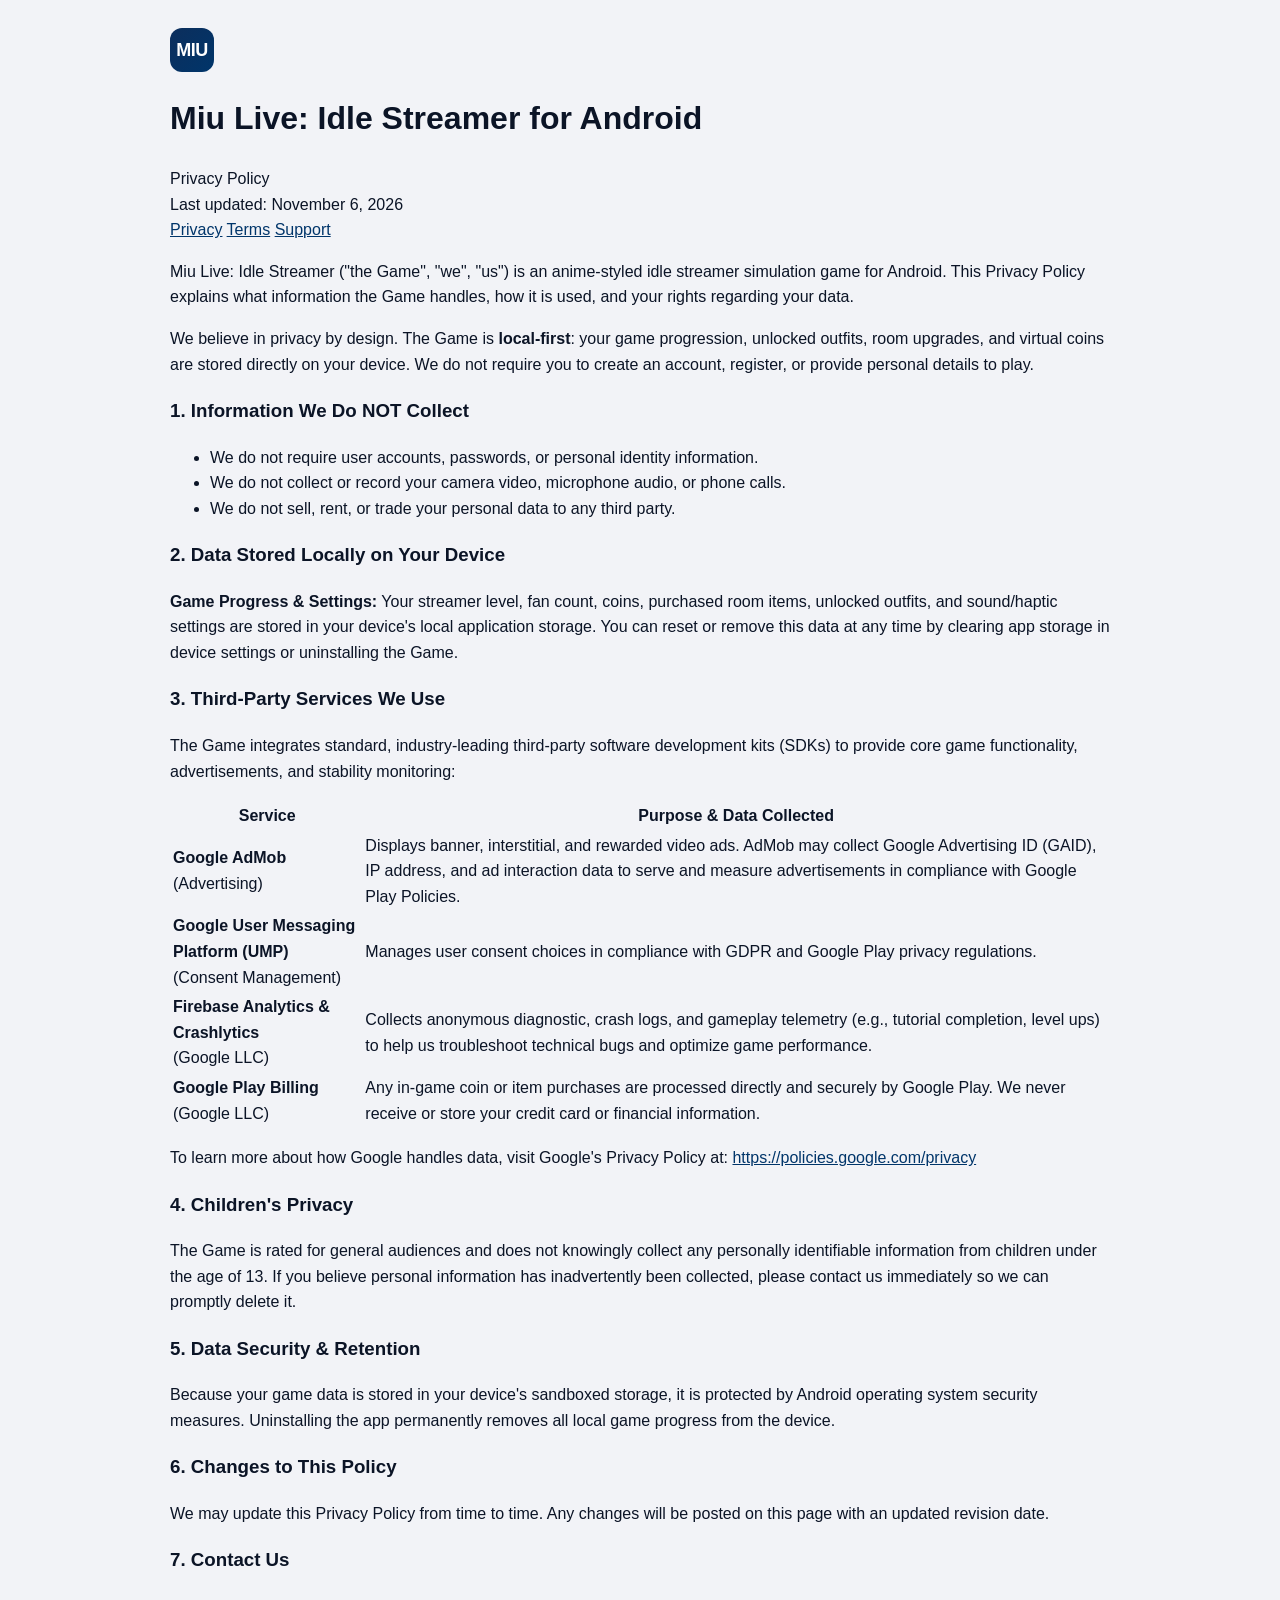
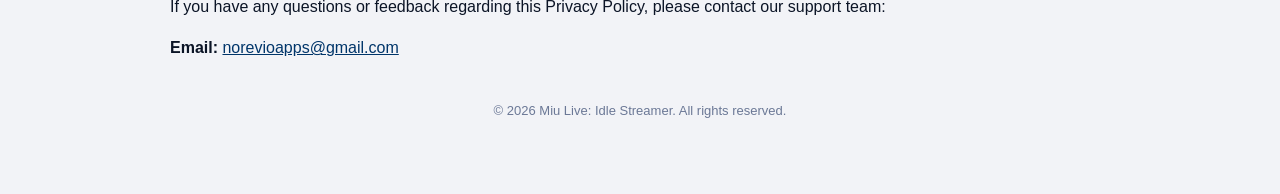
<file: streamer/android/privacy.html>
<!DOCTYPE html>
<html lang="en">
<head>
<meta charset="UTF-8">
<meta name="viewport" content="width=device-width, initial-scale=1.0">
<meta name="robots" content="index, follow">
<title>Privacy Policy — Miu Live: Idle Streamer (Android)</title>
<link rel="stylesheet" href="../../assets/style.css">
</head>
<body>
<div class="wrap">
  <header class="page">
    <div class="brand">
      <div class="logo">MIU</div>
      <div>
        <h1>Miu Live: Idle Streamer for Android</h1>
        <div class="sub">Privacy Policy</div>
      </div>
    </div>
    <div class="updated">Last updated: November 6, 2026</div>
    <nav class="nav">
      <a href="privacy.html">Privacy</a>
      <a href="terms.html">Terms</a>
      <a href="support.html">Support</a>
    </nav>
  </header>

  <section class="card">
    <p>Miu Live: Idle Streamer ("the Game", "we", "us") is an anime-styled idle streamer simulation game for Android. This Privacy Policy explains what information the Game handles, how it is used, and your rights regarding your data.</p>
    <p>We believe in privacy by design. The Game is <strong>local-first</strong>: your game progression, unlocked outfits, room upgrades, and virtual coins are stored directly on your device. We do not require you to create an account, register, or provide personal details to play.</p>

    <h3>1. Information We Do NOT Collect</h3>
    <ul>
      <li>We do not require user accounts, passwords, or personal identity information.</li>
      <li>We do not collect or record your camera video, microphone audio, or phone calls.</li>
      <li>We do not sell, rent, or trade your personal data to any third party.</li>
    </ul>

    <h3>2. Data Stored Locally on Your Device</h3>
    <p><strong>Game Progress &amp; Settings:</strong> Your streamer level, fan count, coins, purchased room items, unlocked outfits, and sound/haptic settings are stored in your device's local application storage. You can reset or remove this data at any time by clearing app storage in device settings or uninstalling the Game.</p>

    <h3>3. Third-Party Services We Use</h3>
    <p>The Game integrates standard, industry-leading third-party software development kits (SDKs) to provide core game functionality, advertisements, and stability monitoring:</p>
    <table>
      <tr><th>Service</th><th>Purpose &amp; Data Collected</th></tr>
      <tr>
        <td><strong>Google AdMob</strong><br>(Advertising)</td>
        <td>Displays banner, interstitial, and rewarded video ads. AdMob may collect Google Advertising ID (GAID), IP address, and ad interaction data to serve and measure advertisements in compliance with Google Play Policies.</td>
      </tr>
      <tr>
        <td><strong>Google User Messaging Platform (UMP)</strong><br>(Consent Management)</td>
        <td>Manages user consent choices in compliance with GDPR and Google Play privacy regulations.</td>
      </tr>
      <tr>
        <td><strong>Firebase Analytics &amp; Crashlytics</strong><br>(Google LLC)</td>
        <td>Collects anonymous diagnostic, crash logs, and gameplay telemetry (e.g., tutorial completion, level ups) to help us troubleshoot technical bugs and optimize game performance.</td>
      </tr>
      <tr>
        <td><strong>Google Play Billing</strong><br>(Google LLC)</td>
        <td>Any in-game coin or item purchases are processed directly and securely by Google Play. We never receive or store your credit card or financial information.</td>
      </tr>
    </table>
    <p class="muted">To learn more about how Google handles data, visit Google's Privacy Policy at: <a href="https://policies.google.com/privacy" target="_blank" rel="noopener">https://policies.google.com/privacy</a></p>

    <h3>4. Children's Privacy</h3>
    <p>The Game is rated for general audiences and does not knowingly collect any personally identifiable information from children under the age of 13. If you believe personal information has inadvertently been collected, please contact us immediately so we can promptly delete it.</p>

    <h3>5. Data Security &amp; Retention</h3>
    <p>Because your game data is stored in your device's sandboxed storage, it is protected by Android operating system security measures. Uninstalling the app permanently removes all local game progress from the device.</p>

    <h3>6. Changes to This Policy</h3>
    <p>We may update this Privacy Policy from time to time. Any changes will be posted on this page with an updated revision date.</p>

    <h3>7. Contact Us</h3>
    <p>If you have any questions or feedback regarding this Privacy Policy, please contact our support team:</p>
    <p><strong>Email:</strong> <a href="mailto:norevioapps@gmail.com">norevioapps@gmail.com</a></p>
  </section>

  <footer class="page">© 2026 Miu Live: Idle Streamer. All rights reserved.</footer>
</div>
</body>
</html>
</file>
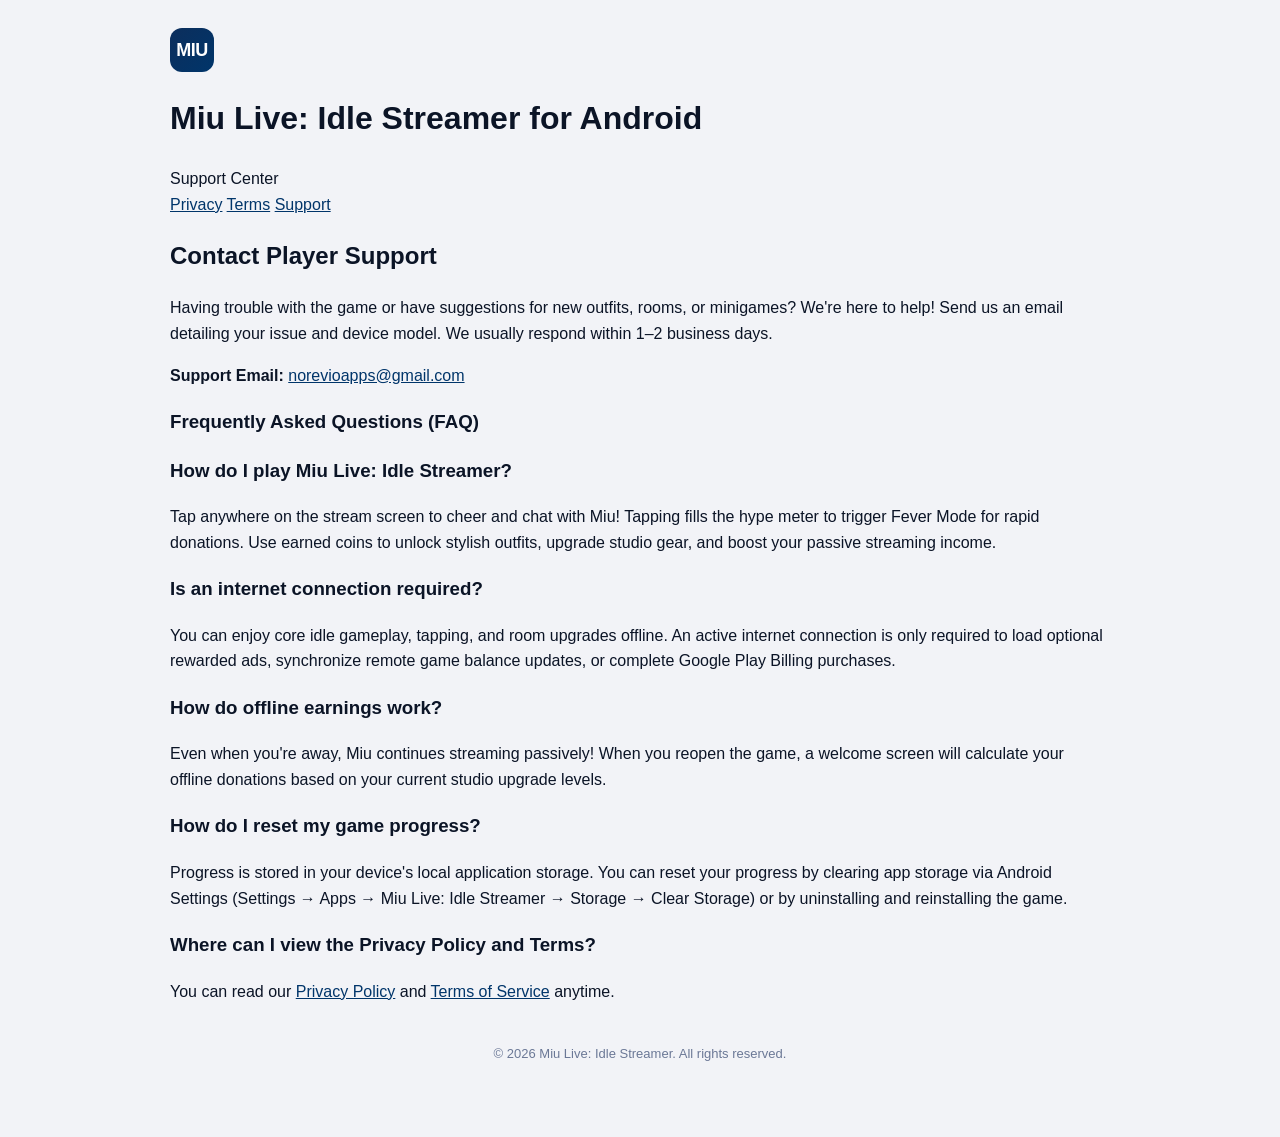
<file: streamer/android/support.html>
<!DOCTYPE html>
<html lang="en">
<head>
<meta charset="UTF-8">
<meta name="viewport" content="width=device-width, initial-scale=1.0">
<meta name="robots" content="index, follow">
<title>Support — Miu Live: Idle Streamer (Android)</title>
<link rel="stylesheet" href="../../assets/style.css">
</head>
<body>
<div class="wrap">
  <header class="page">
    <div class="brand">
      <div class="logo">MIU</div>
      <div>
        <h1>Miu Live: Idle Streamer for Android</h1>
        <div class="sub">Support Center</div>
      </div>
    </div>
    <nav class="nav">
      <a href="privacy.html">Privacy</a>
      <a href="terms.html">Terms</a>
      <a href="support.html">Support</a>
    </nav>
  </header>

  <section class="card">
    <h2>Contact Player Support</h2>
    <p>Having trouble with the game or have suggestions for new outfits, rooms, or minigames? We're here to help! Send us an email detailing your issue and device model. We usually respond within 1–2 business days.</p>
    <p><strong>Support Email:</strong> <a href="mailto:norevioapps@gmail.com">norevioapps@gmail.com</a></p>

    <h3>Frequently Asked Questions (FAQ)</h3>

    <h3>How do I play Miu Live: Idle Streamer?</h3>
    <p>Tap anywhere on the stream screen to cheer and chat with Miu! Tapping fills the hype meter to trigger Fever Mode for rapid donations. Use earned coins to unlock stylish outfits, upgrade studio gear, and boost your passive streaming income.</p>

    <h3>Is an internet connection required?</h3>
    <p>You can enjoy core idle gameplay, tapping, and room upgrades offline. An active internet connection is only required to load optional rewarded ads, synchronize remote game balance updates, or complete Google Play Billing purchases.</p>

    <h3>How do offline earnings work?</h3>
    <p>Even when you're away, Miu continues streaming passively! When you reopen the game, a welcome screen will calculate your offline donations based on your current studio upgrade levels.</p>

    <h3>How do I reset my game progress?</h3>
    <p>Progress is stored in your device's local application storage. You can reset your progress by clearing app storage via Android Settings (Settings → Apps → Miu Live: Idle Streamer → Storage → Clear Storage) or by uninstalling and reinstalling the game.</p>

    <h3>Where can I view the Privacy Policy and Terms?</h3>
    <p>You can read our <a href="privacy.html">Privacy Policy</a> and <a href="terms.html">Terms of Service</a> anytime.</p>
  </section>

  <footer class="page">© 2026 Miu Live: Idle Streamer. All rights reserved.</footer>
</div>
</body>
</html>
</file>
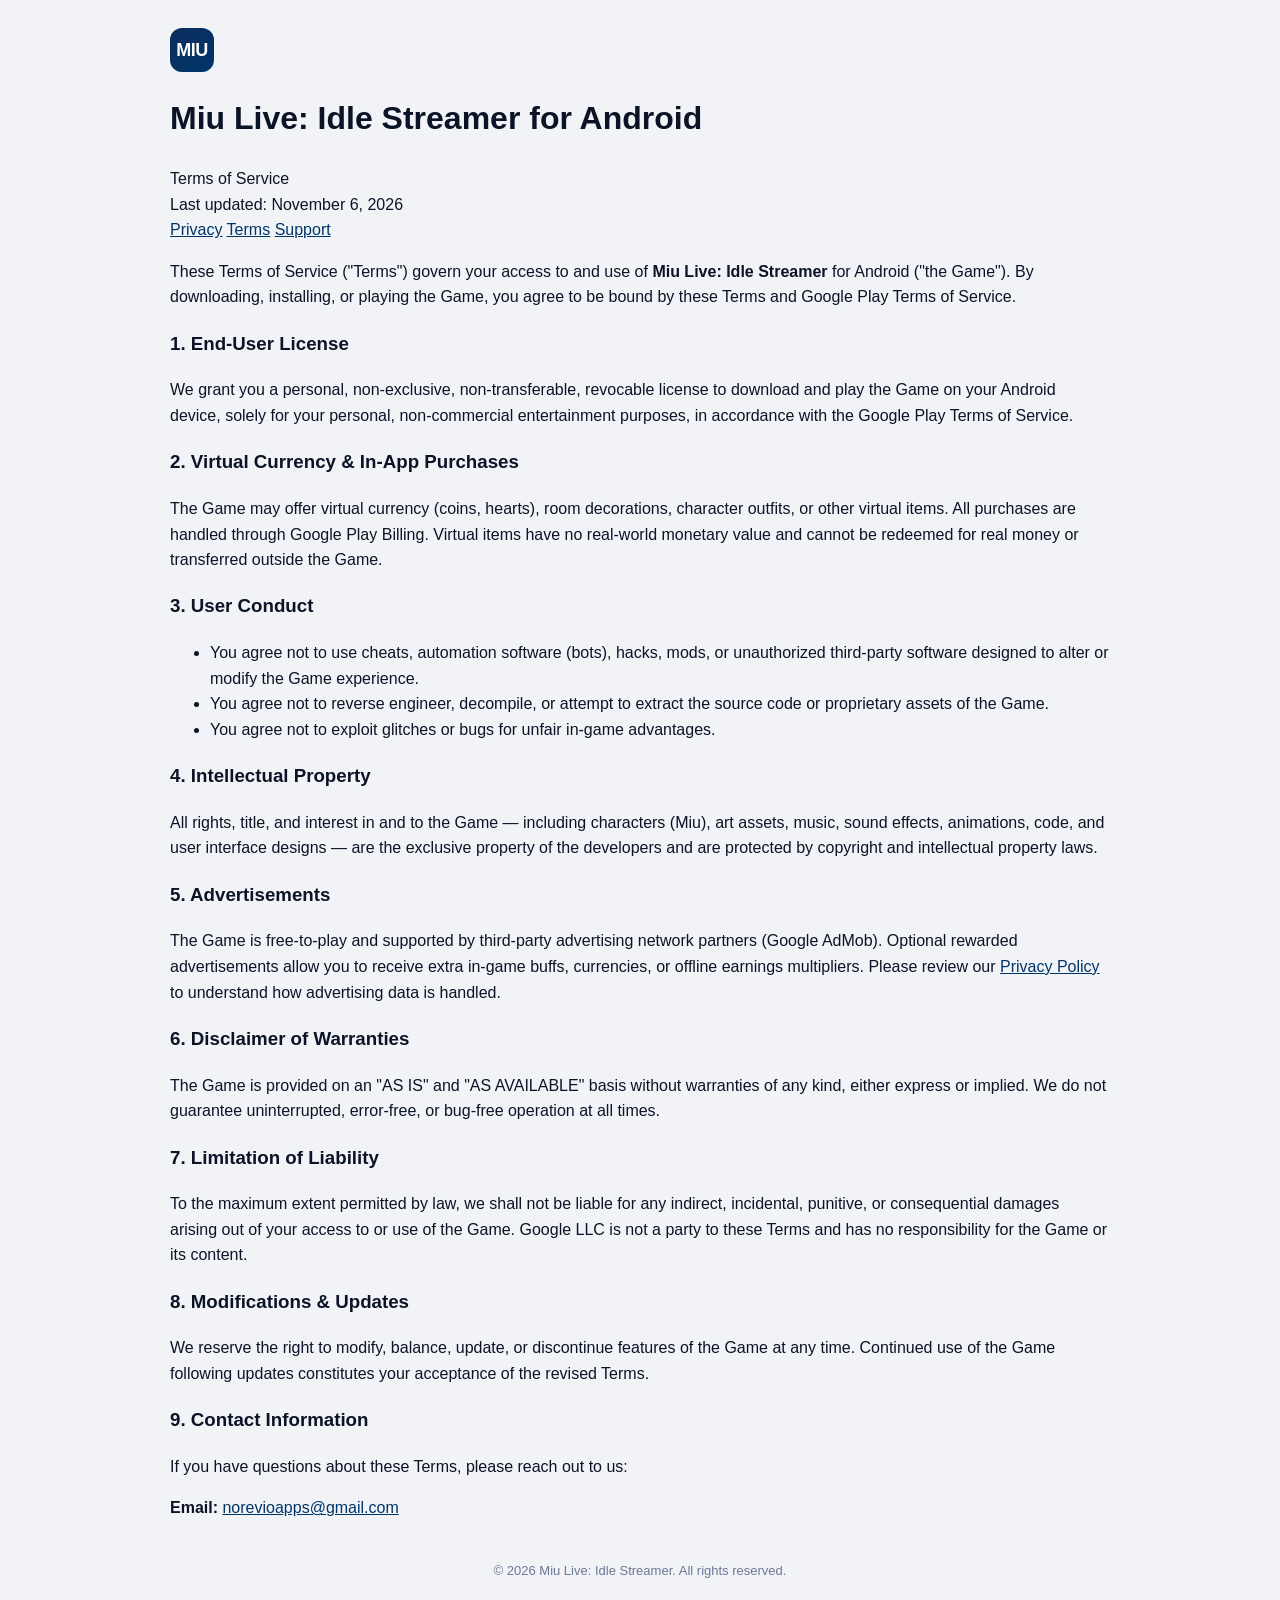
<file: streamer/android/terms.html>
<!DOCTYPE html>
<html lang="en">
<head>
<meta charset="UTF-8">
<meta name="viewport" content="width=device-width, initial-scale=1.0">
<meta name="robots" content="index, follow">
<title>Terms of Service — Miu Live: Idle Streamer (Android)</title>
<link rel="stylesheet" href="../../assets/style.css">
</head>
<body>
<div class="wrap">
  <header class="page">
    <div class="brand">
      <div class="logo">MIU</div>
      <div>
        <h1>Miu Live: Idle Streamer for Android</h1>
        <div class="sub">Terms of Service</div>
      </div>
    </div>
    <div class="updated">Last updated: November 6, 2026</div>
    <nav class="nav">
      <a href="privacy.html">Privacy</a>
      <a href="terms.html">Terms</a>
      <a href="support.html">Support</a>
    </nav>
  </header>

  <section class="card">
    <p>These Terms of Service ("Terms") govern your access to and use of <strong>Miu Live: Idle Streamer</strong> for Android ("the Game"). By downloading, installing, or playing the Game, you agree to be bound by these Terms and Google Play Terms of Service.</p>

    <h3>1. End-User License</h3>
    <p>We grant you a personal, non-exclusive, non-transferable, revocable license to download and play the Game on your Android device, solely for your personal, non-commercial entertainment purposes, in accordance with the Google Play Terms of Service.</p>

    <h3>2. Virtual Currency &amp; In-App Purchases</h3>
    <p>The Game may offer virtual currency (coins, hearts), room decorations, character outfits, or other virtual items. All purchases are handled through Google Play Billing. Virtual items have no real-world monetary value and cannot be redeemed for real money or transferred outside the Game.</p>

    <h3>3. User Conduct</h3>
    <ul>
      <li>You agree not to use cheats, automation software (bots), hacks, mods, or unauthorized third-party software designed to alter or modify the Game experience.</li>
      <li>You agree not to reverse engineer, decompile, or attempt to extract the source code or proprietary assets of the Game.</li>
      <li>You agree not to exploit glitches or bugs for unfair in-game advantages.</li>
    </ul>

    <h3>4. Intellectual Property</h3>
    <p>All rights, title, and interest in and to the Game — including characters (Miu), art assets, music, sound effects, animations, code, and user interface designs — are the exclusive property of the developers and are protected by copyright and intellectual property laws.</p>

    <h3>5. Advertisements</h3>
    <p>The Game is free-to-play and supported by third-party advertising network partners (Google AdMob). Optional rewarded advertisements allow you to receive extra in-game buffs, currencies, or offline earnings multipliers. Please review our <a href="privacy.html">Privacy Policy</a> to understand how advertising data is handled.</p>

    <h3>6. Disclaimer of Warranties</h3>
    <p>The Game is provided on an "AS IS" and "AS AVAILABLE" basis without warranties of any kind, either express or implied. We do not guarantee uninterrupted, error-free, or bug-free operation at all times.</p>

    <h3>7. Limitation of Liability</h3>
    <p>To the maximum extent permitted by law, we shall not be liable for any indirect, incidental, punitive, or consequential damages arising out of your access to or use of the Game. Google LLC is not a party to these Terms and has no responsibility for the Game or its content.</p>

    <h3>8. Modifications &amp; Updates</h3>
    <p>We reserve the right to modify, balance, update, or discontinue features of the Game at any time. Continued use of the Game following updates constitutes your acceptance of the revised Terms.</p>

    <h3>9. Contact Information</h3>
    <p>If you have questions about these Terms, please reach out to us:</p>
    <p><strong>Email:</strong> <a href="mailto:norevioapps@gmail.com">norevioapps@gmail.com</a></p>
  </section>

  <footer class="page">© 2026 Miu Live: Idle Streamer. All rights reserved.</footer>
</div>
</body>
</html>
</file>
<file: assets/style.css>
:root {
  --ink: #0B1426; --ink2: #4A5878; --ink3: #6B7896;
  --line: #E5E8EF; --bg: #F2F3F7; --navy: #00356A; --accent: #0C2E5C;
  --card: #ffffff;
}
* { box-sizing: border-box; }
html { scroll-behavior: smooth; }
body {
  margin: 0; background: var(--bg); color: var(--ink);
  font-family: -apple-system, BlinkMacSystemFont, "Segoe UI", Roboto, Helvetica, Arial, sans-serif;
  line-height: 1.6; -webkit-font-smoothing: antialiased;
}
a { color: var(--navy); }
.wrap { max-width: 980px; margin: 0 auto; padding: 28px 20px 72px; }

/* ---------- Top bar ---------- */
.topbar { display: flex; align-items: center; justify-content: space-between; margin-bottom: 30px; }
.topbar .brand { display: flex; align-items: center; gap: 12px; }
.logo {
  width: 44px; height: 44px; border-radius: 12px; flex: none;
  background: linear-gradient(135deg, var(--accent), var(--navy));
  color: #fff; display: grid; place-items: center; font-weight: 800; font-size: 18px; letter-spacing: -0.5px;
}
.topbar h1 { font-size: 18px; margin: 0; letter-spacing: -0.3px; }
.topbar .sub { color: var(--ink3); font-size: 13px; }
.topnav { display: flex; gap: 18px; }
.topnav a { font-size: 14px; font-weight: 600; text-decoration: none; }
.topnav a:hover { text-decoration: underline; }

/* ---------- Hero ---------- */
.hero {
  background: linear-gradient(140deg, #0C2E5C, #00356A 55%, #0a63a6);
  color: #fff; border-radius: 22px; padding: 48px 40px; margin-bottom: 30px;
}
.hero h2 { font-size: 34px; line-height: 1.2; margin: 0 0 12px; letter-spacing: -0.8px; }
.hero p { font-size: 17px; max-width: 620px; margin: 0; color: #DCE6F5; }

/* ---------- Product grid ---------- */
.section-title { font-size: 14px; text-transform: uppercase; letter-spacing: 1px; color: var(--ink3); margin: 0 0 14px; font-weight: 700; }
.grid { display: grid; grid-template-columns: 1fr 1fr; gap: 18px; }
.product {
  background: var(--card); border: 1px solid var(--line); border-radius: 18px;
  padding: 24px; display: flex; flex-direction: column;
}
.product .head { display: flex; align-items: center; gap: 14px; margin-bottom: 12px; }
.app-icon {
  width: 60px; height: 60px; border-radius: 15px; flex: none; color: #fff;
  display: grid; place-items: center; font-weight: 800; font-size: 22px; letter-spacing: -0.5px;
}
.app-icon.eg { background: linear-gradient(135deg, #133E7C, #0C2E5C); }
.app-icon.md { background: linear-gradient(135deg, #0E7A5F, #0B5E49); }
.product h3 { font-size: 19px; margin: 0; letter-spacing: -0.2px; }
.product .tag { color: var(--ink3); font-size: 13.5px; margin-top: 2px; }
.product p { font-size: 14.5px; color: var(--ink2); margin: 0 0 18px; flex: 1; }
.platforms { display: flex; gap: 8px; margin-bottom: 16px; flex-wrap: wrap; }
.pill { font-size: 12px; font-weight: 600; color: var(--accent); background: #EFF3FB; border-radius: 999px; padding: 4px 11px; }
.actions { display: flex; gap: 10px; flex-wrap: wrap; }
.btn {
  display: inline-flex; align-items: center; gap: 7px; text-decoration: none;
  font-size: 13.5px; font-weight: 600; padding: 9px 15px; border-radius: 11px;
  border: 1px solid var(--line); color: var(--accent); background: #fff;
}
.btn.primary { background: var(--navy); color: #fff; border-color: var(--navy); }
.btn.primary.disabled { background: #9AA8C2; border-color: #9AA8C2; cursor: default; pointer-events: none; }
.btn:hover { border-color: var(--navy); }

/* ---------- Footer ---------- */
footer.page { text-align: center; color: var(--ink3); font-size: 13px; margin-top: 40px; }
footer.page a { font-weight: 600; text-decoration: none; }
footer.page a:hover { text-decoration: underline; }

@media (max-width: 680px) {
  .grid { grid-template-columns: 1fr; }
  .hero { padding: 36px 24px; }
  .hero h2 { font-size: 27px; }
  .topnav { gap: 12px; }
}
</file>
